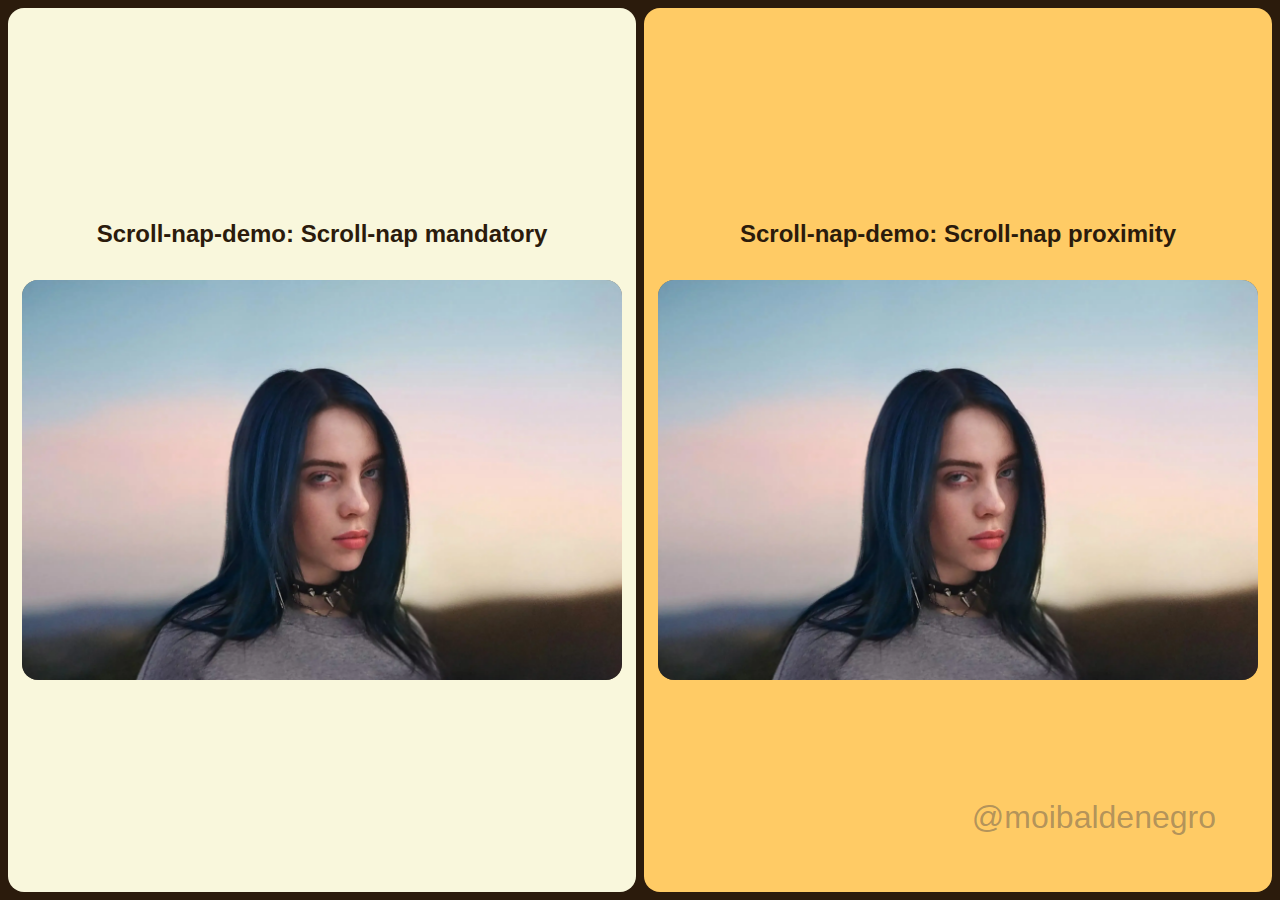
<file: 02-scroll-snap/index.html>
<!DOCTYPE html>
<html lang="en">

<head>
    <meta charset="UTF-8">
    <meta name="viewport" content="width=device-width, initial-scale=1.0">
    <title>Scroll-nap-demo</title>
    <link rel="stylesheet" href="./index.css">
</head>

<body>
    <section>
        <h2>Scroll-nap-demo: Scroll-nap mandatory</h2>
        <div>
            <img src="./assets/billie_01.webp" alt="Billie Eilish">
            <img src="./assets/billie_02.webp" alt="Billie Eilish">
            <img src="./assets/billie_03.webp" alt="Billie Eilish">
            <img src="./assets/billie_04.webp" alt="Billie Eilish">
            <img src="./assets/billie_05.webp" alt="Billie Eilish">
            <img src="./assets/billie_06.webp" alt="Billie Eilish">
            <img src="./assets/billie_07.webp" alt="Billie Eilish">
            <img src="./assets/billie_08.webp" alt="Billie Eilish">
            <img src="./assets/billie_09.webp" alt="Billie Eilish">
            <img src="./assets/billie_10.webp" alt="Billie Eilish">
        </div>
    </section>
    <span id="moi-baldenegro">@moibaldenegro</span>
    <section>
        <h2>Scroll-nap-demo: Scroll-nap proximity</h2>
        <div>
            <img src="./assets/billie_01.webp" alt="Billie Eilish">
            <img src="./assets/billie_02.webp" alt="Billie Eilish">
            <img src="./assets/billie_03.webp" alt="Billie Eilish">
            <img src="./assets/billie_04.webp" alt="Billie Eilish">
            <img src="./assets/billie_05.webp" alt="Billie Eilish">
            <img src="./assets/billie_06.webp" alt="Billie Eilish">
            <img src="./assets/billie_07.webp" alt="Billie Eilish">
            <img src="./assets/billie_08.webp" alt="Billie Eilish">
            <img src="./assets/billie_09.webp" alt="Billie Eilish">
            <img src="./assets/billie_10.webp" alt="Billie Eilish">
        </div>
    </section>
</body>

</html>
</file>
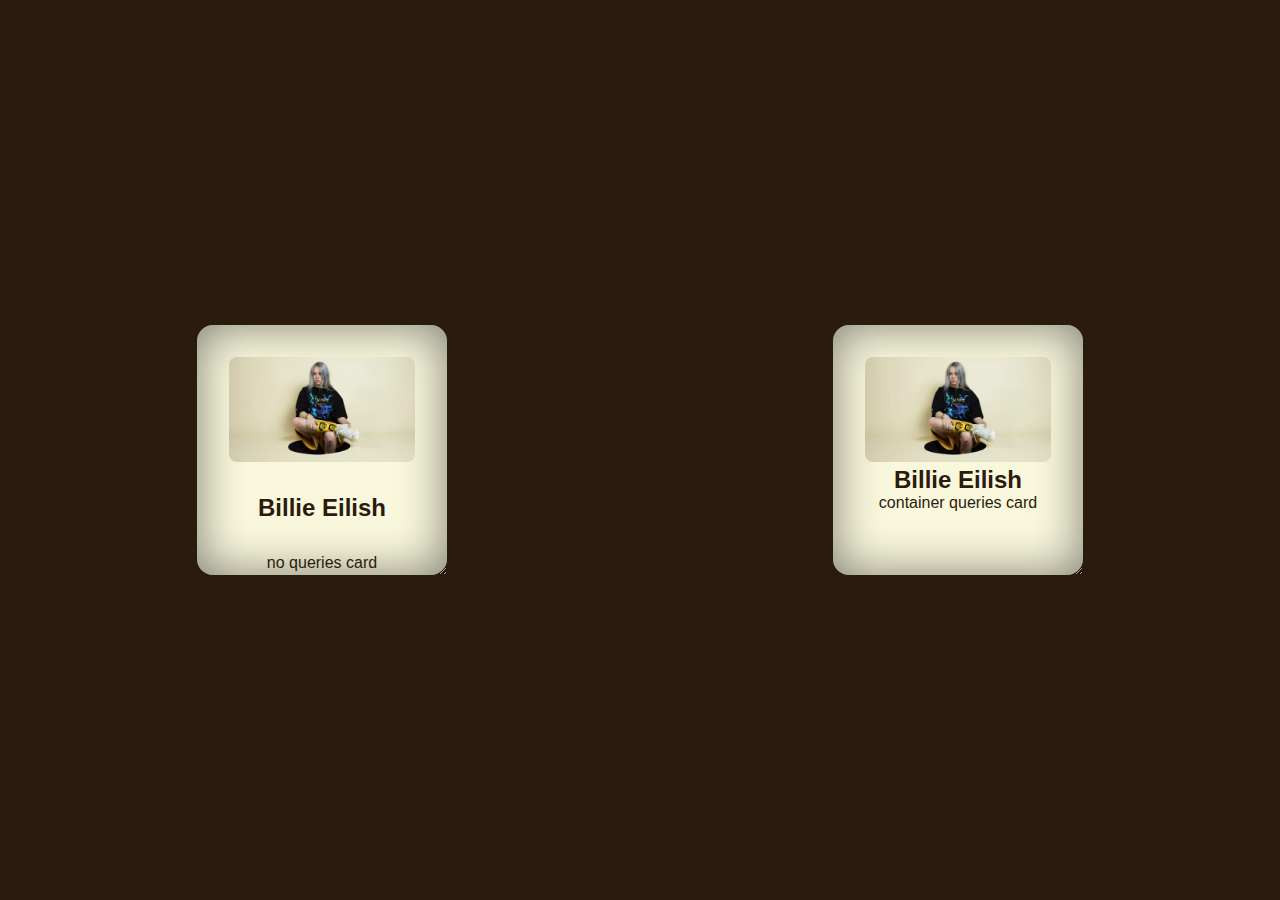
<file: 03-container-queries/index.html>
<!DOCTYPE html>
<html lang="en">

<head>
    <meta charset="UTF-8">
    <meta name="viewport" content="width=device-width, initial-scale=1.0">
    <title>Conainer queries</title>
    <link rel="stylesheet" href="./index.css">
</head>

<body>
    <section>
        <div>
            <div>
                <img src="./assets/billie_06.webp" alt="billie-eilish">
                <h2>Billie Eilish</h2>
                <p>no queries card</p>

            </div>
        </div>

    </section>
    <section>
        <div>
            <div>
                <img src="./assets/billie_06.webp" alt="billie-eilish">
                <h2>Billie Eilish</h2>
                <p>container queries card</p>

            </div>
        </div>

    </section>
</body>

</html>
</file>
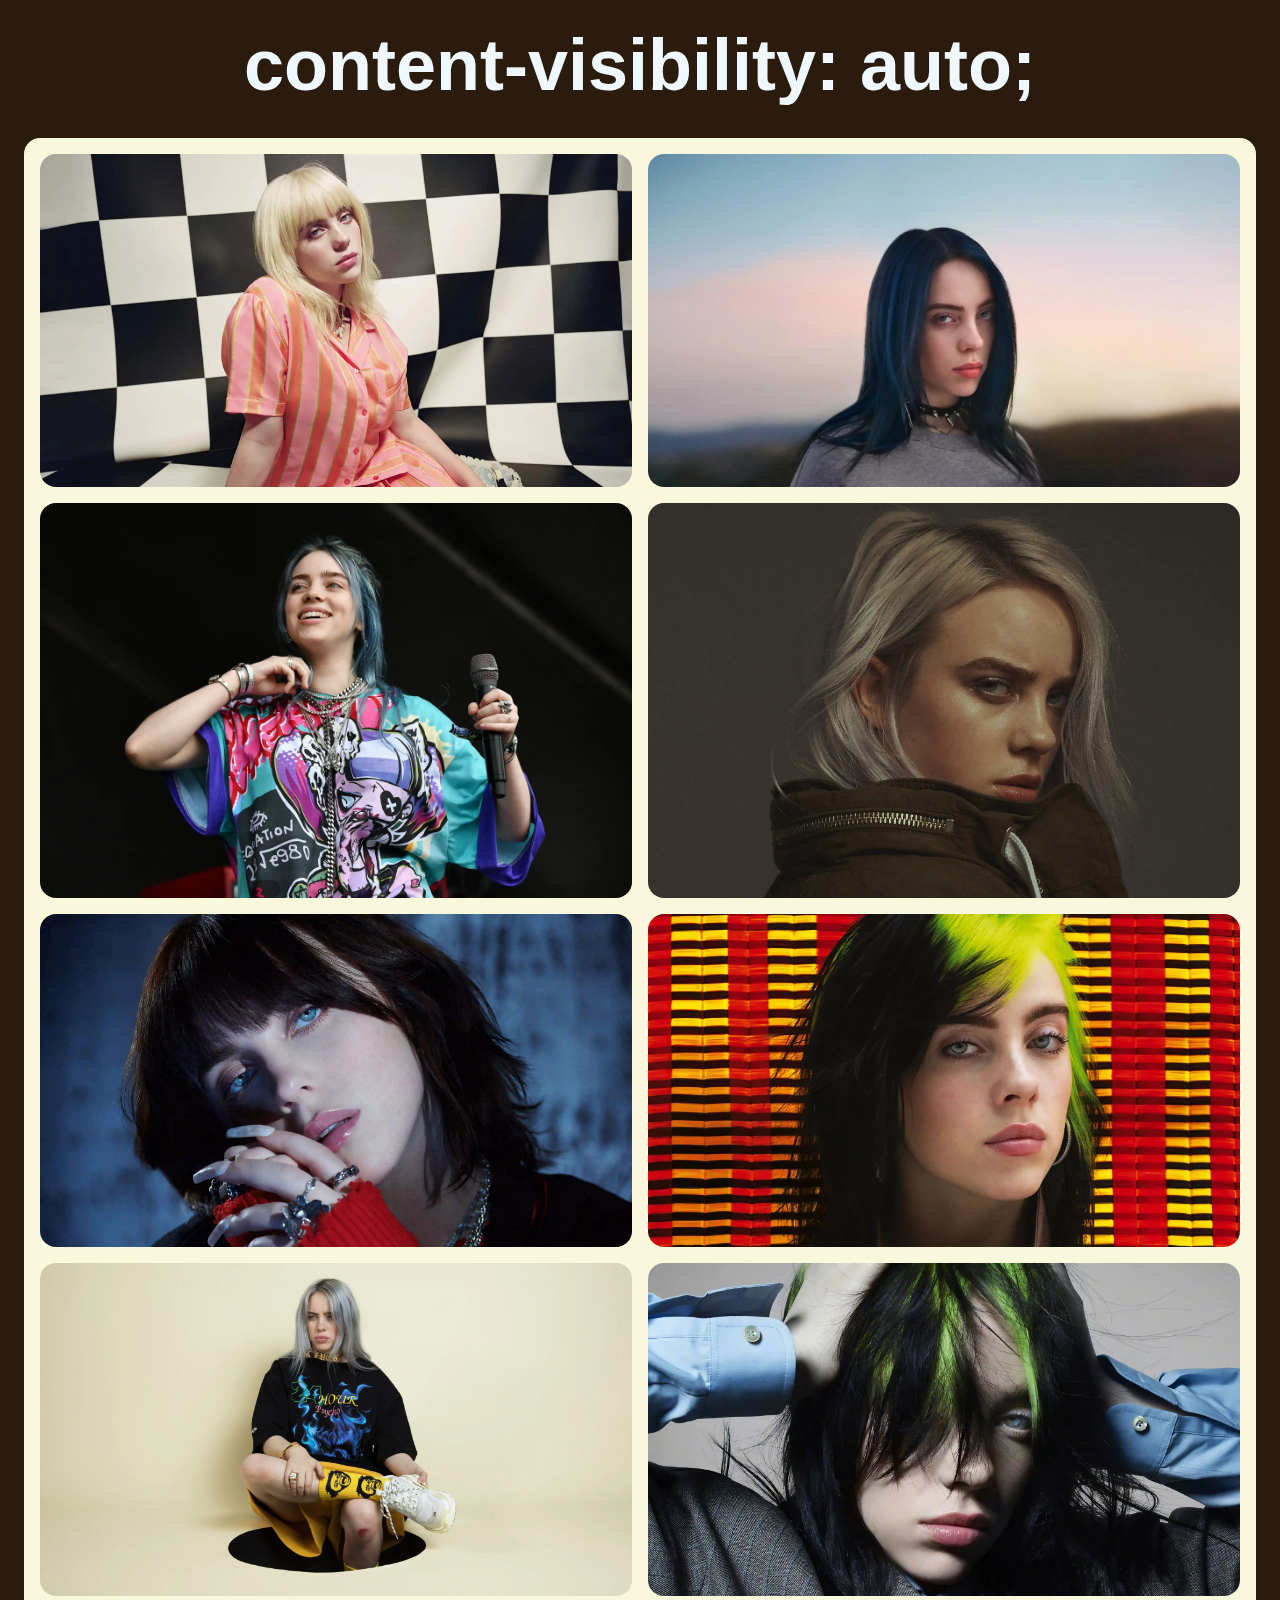
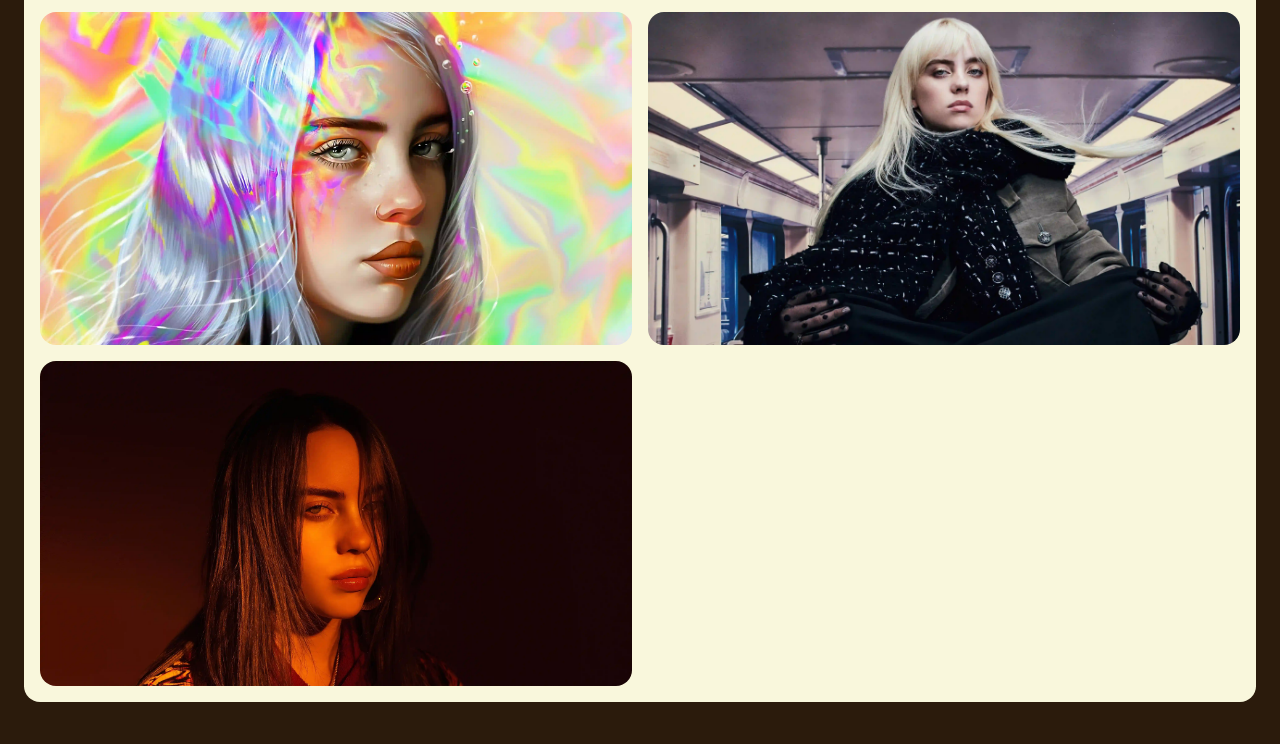
<file: 04 content-visibility/index.html>
<!DOCTYPE html>
<html lang="en">
<head>
    <meta charset="UTF-8">
    <meta name="viewport" content="width=device-width, initial-scale=1.0">
    <title>content-visibility</title>
    <link rel="stylesheet" href="./index.css">

</head>
<body>
    <section>
       <header>
         <h2>
            content-visibility: auto;
        </h2>
       </header>
       <main>
         <article>
            <img src="../assets/billie_11.webp" alt="Billie Eilish">
            <img src="../assets/billie_01.webp" alt="Billie Eilish">
            <img src="../assets/billie_02.webp" alt="Billie Eilish">
            <img src="../assets/billie_03.webp" alt="Billie Eilish">
            <img src="../assets/billie_04.webp" alt="Billie Eilish"> 
            <img src="../assets/billie_05.webp" alt="Billie Eilish">
            <img src="../assets/billie_06.webp" alt="Billie Eilish">
            <img src="../assets/billie_07.webp" alt="Billie Eilish">
            <img src="../assets/billie_08.webp" alt="Billie Eilish">
            <img src="../assets/billie_09.webp" alt="Billie Eilish">
            <img src="../assets/billie_10.webp" alt="Billie Eilish">
        </article>
       </main>
    </section>
    <span id="moi-baldenegro">@moibaldenegro</span>
</body>
</html>
</file>
<file: 02-scroll-snap/index.css>
* {
    padding: 0;
    margin: 0;
    box-sizing: border-box;
    color: #2b1b0c;
    font-family: sans-serif
}

body {
    padding: 8px;
    width: 100vw;
    height: 100vh;
    display: flex;
    gap: 8px;
    background-color: #2b1b0c;

}

section {
    height: 100%;
    flex: 1;
    border-radius: 16px;
    display: flex;
    flex-direction: column;
    justify-content: center;
    align-items: center;
    gap: 32px;

    >div {
        box-shadow: inset 0 0 8px #2b1b0ce8;
        background-color: #35353527;
        max-width: 600px;
        height: 400px;
        border-radius: 16px;
        display: flex;
        overflow-x: scroll;

        >img {
            object-fit: cover;
            scroll-snap-align: center;
            width: 100%;
        }
    }
}

section:first-child {
    background-color: #f9f7dc;

    >div {
        scroll-snap-type: x mandatory;
    }
}

section:last-child {
    background-color: #ffcb65;

    >div {
        scroll-snap-type: x proximity;

    }
}

span {
    font-size: 32px;
    position: absolute;
    bottom: 64px;
    right: 64px;
    color: #5f574f7e;
}

@media(max-width: 678px) {
    body {
        flex-direction: column;
        justify-content: center;

        section {
            padding: 16px;

            >div {
                height: 300px;
            }
        }
    }
}

/* Estilos generales para la barra de desplazamiento */
section>div::-webkit-scrollbar {
    width: 12px;
    /* Ancho de la barra */
    height: 12px;
    /* Altura de la barra para desplazamiento horizontal */
}

/* Color de fondo de la barra de desplazamiento */
section>div::-webkit-scrollbar-track {
    background: #f00909;
    /* Color de fondo de la barra */
    border-radius: 10px;
    /* Borde redondeado */
}

/* Color y estilo del "thumb" o la parte desplazable */
section>div::-webkit-scrollbar-thumb {
    background-color: #5f574f7e;
    /* Color del "thumb" */
    border-radius: 10px;
    /* Redondeado del "thumb" */
    border: 3px solid #35353527;
    /* Bordes para que el "thumb" parezca flotante */
}

/* Hover en el "thumb" */
section>div::-webkit-scrollbar-thumb:hover {
    background-color: #2b1b0c;
    /* Color del "thumb" al hacer hover */
}

/* Estilos para Firefox (usa pseudo-elementos) */
section>div {
    scrollbar-width: thin;
    /* Ancho de la barra */
    scrollbar-color: #0000007e transparent;
    /* thumb y fondo */
}
</file>
<file: 03-container-queries/index.css>
* {
    padding: 0;
    margin: 0;
    box-sizing: border-box;
    color: #2b1b0c;
    font-family: sans-serif;
}

body {
    padding: 8px;
    width: 100vw;
    height: 100vh;
    gap: 8px;
    background-color: #2b1b0c;
    display: flex;


    >section:first-child {
        display: flex;
        flex-direction: column;
        padding: 16px;
        flex: 1;
        justify-content: center;
        align-items: center;
        color: white;


        >div {
            background-color: #f9f7dc;
            box-shadow: inset 0px 0px 48px #00000080;
            border-radius: 16px;
            height: 250px;
            width: 250px;
            overflow: hidden;
            resize: both;
            display: flex;
            gap: 32px;
            container-type: inline-size;
            container-name: card;
            background-color: #f9f7dc;




            >div {
                display: flex;
                padding: 32px;
                flex-direction: column;
                gap: 32px;



                >img {
                    width: 100%;
                    object-fit: cover;
                    border-radius: 8px;
                }

                >h2 {
                    text-align: center;
                    display: flex;
                    justify-content: center;
                    align-items: center;
                }

                >p {
                    text-align: center;

                }

            }

        }

    }

    >section:nth-child(2) {
        display: flex;
        padding: 16px;
        flex: 1;
        justify-content: center;
        align-items: center;


        >div {
            height: 250px;
            width: 250px;
            overflow: hidden;
            resize: both;
            display: flex;
            flex-direction: column;
            gap: 32px;
            border-radius: 16px;
            container-type: inline-size;
            container-name: card;
            background-color: #f9f7dc;



            >div {
                box-shadow: inset 0px 0px 48px #00000080;
                padding: 32px;
                gap: 8px;
                height: 100%;



                >img {
                    width: 100%;
                    object-fit: cover;
                    border-radius: 8px;
                }

                >h2 {
                    text-align: center;
                    display: flex;
                    justify-content: center;
                    align-items: center;
                    flex: 1;
                }

                >p {
                    text-align: center;

                }

                >img {

                    object-fit: cover;
                    flex: 1;
                    border-radius: 8px;
                }

            }

        }
    }
}


@container card (min-width: 700px) {
    section:nth-child(2)>div>div {
        display: flex;
        flex-direction: row;
        width: 100%;

        >p {
            display: none;
        }

        >h2 {
            text-align: center;
            display: flex;
            justify-content: center;
            gap: 32px;
            align-items: center;
            white-space: nowrap;
            font-size: 42px;
        }


    }
}


@container card (min-width: 1020px) {
    section:nth-child(2)>div>div {
        display: flex;
        flex-direction: row;
        width: 100%;
        padding: 0 !important;
        position: relative;

        >p {
            display: none;
        }

        >h2 {
            text-align: center;
            display: flex;
            justify-content: center;
            align-items: center;
            white-space: nowrap;
            position: absolute;
            top: 80%;
            left: 50%;
            transform: translate(-50%, -50%);
            font-size: 120px;
            color: rgba(73, 70, 70, 0.534);
        }
    }
}
</file>
<file: 04 content-visibility/index.css>
* {
    padding: 0;
    margin: 0;
    box-sizing: border-box;
    color: #2b1b0c;
    font-family: sans-serif;
}
body {
    padding: 8px;
    width: 100vw;
    height: 100vh;
    display: flex;
    gap: 8px;
    background-color: #2b1b0c;
    flex-direction: column;
}

section {

    flex: 1;
    border-radius: 16px;
    display: flex;
    flex-direction: column;
    align-items: center;
    gap: 32px;
    padding: 16px;

     >header{
        
        >h2{
            color: aliceblue;
            font-size: 72px;
        }
    }

        
        >main {
            width: 100%;
            display: flex;
            gap: 16px;
            content-visibility: auto;
            

            >article{
                flex: 1;
                display: grid;
                grid-template-columns: repeat(auto-fit, minmax(400px, 1fr));
                gap: 16px;
                padding: 16px;
                border-radius: 16px;

                >img{
                    width: 100%;
                    height: 100%;
                    object-fit: cover; /* ✅ llena el contenedor sin deformarse */
                    display: block;
                    border-radius: 16px;
                }
                
        }  
        
        >article:first-child{
            background-color: #f9f7dc;
        }

       
    }
}
</file>
